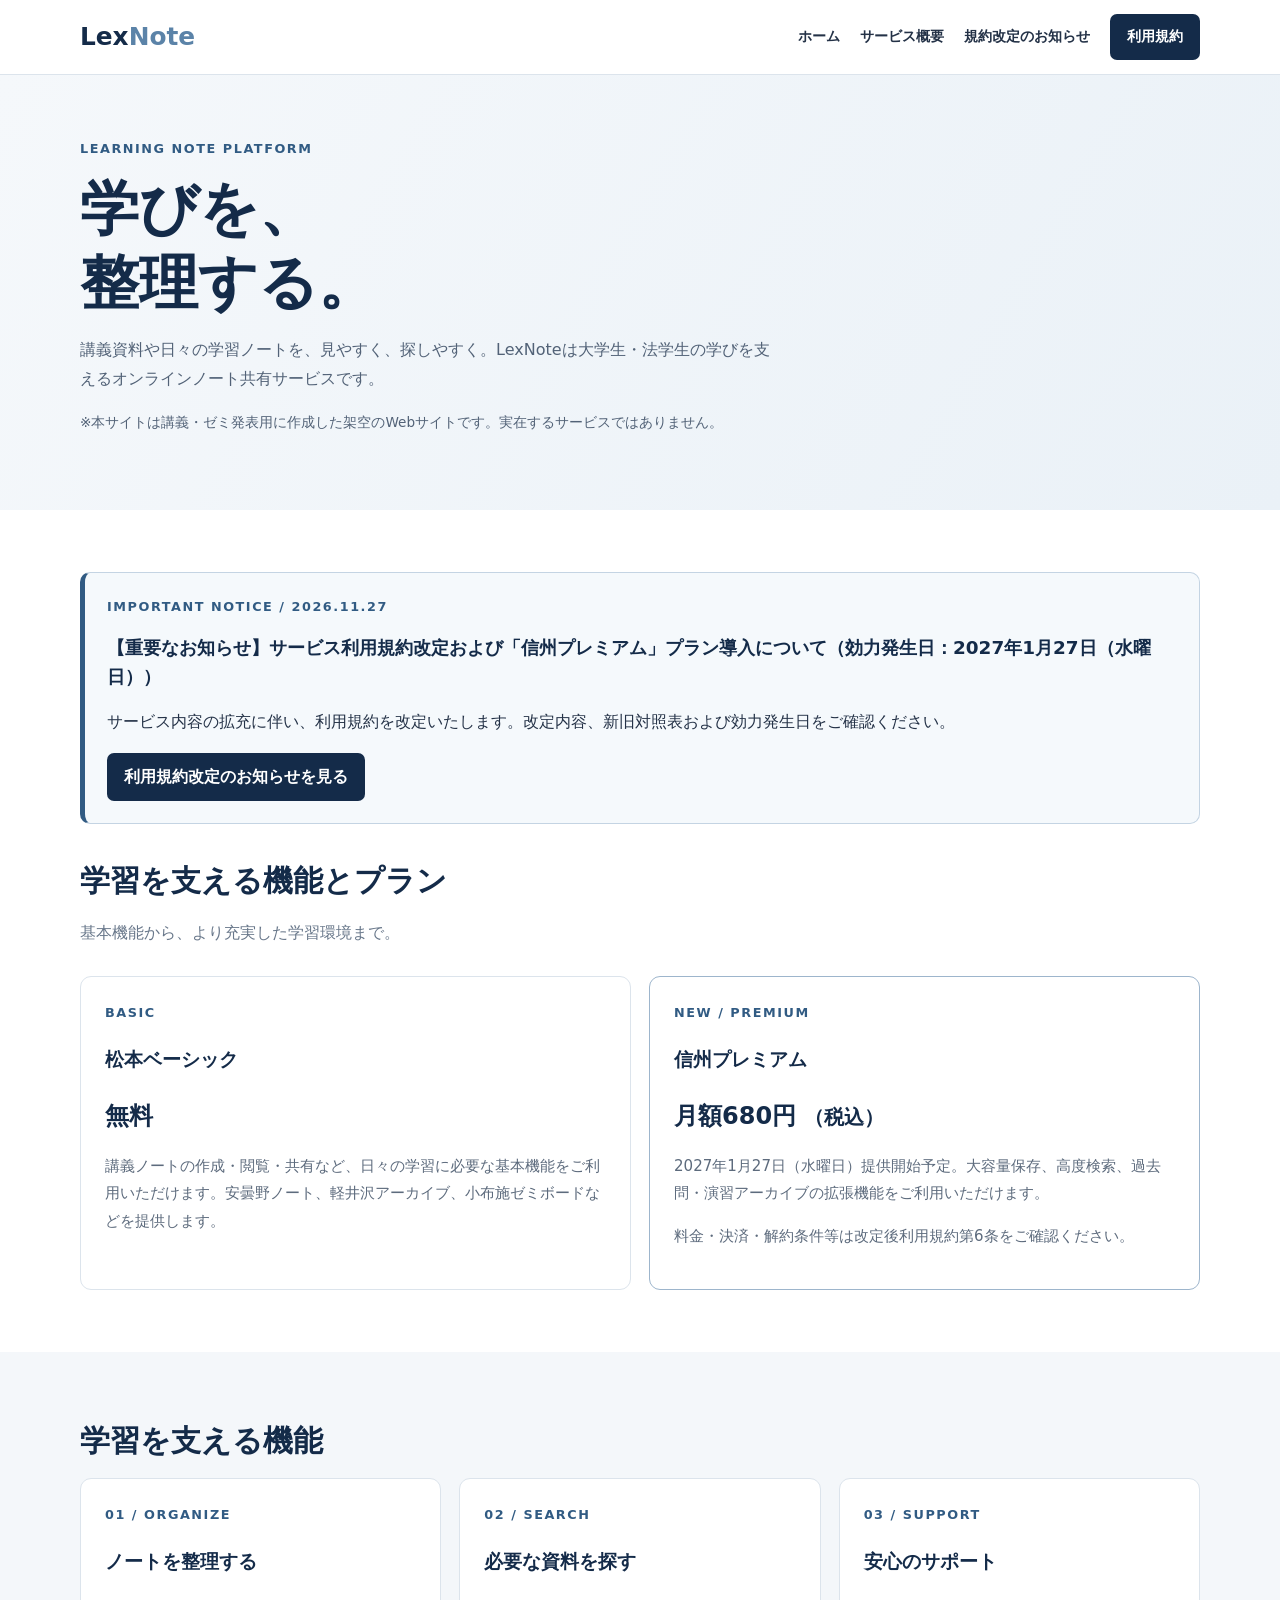
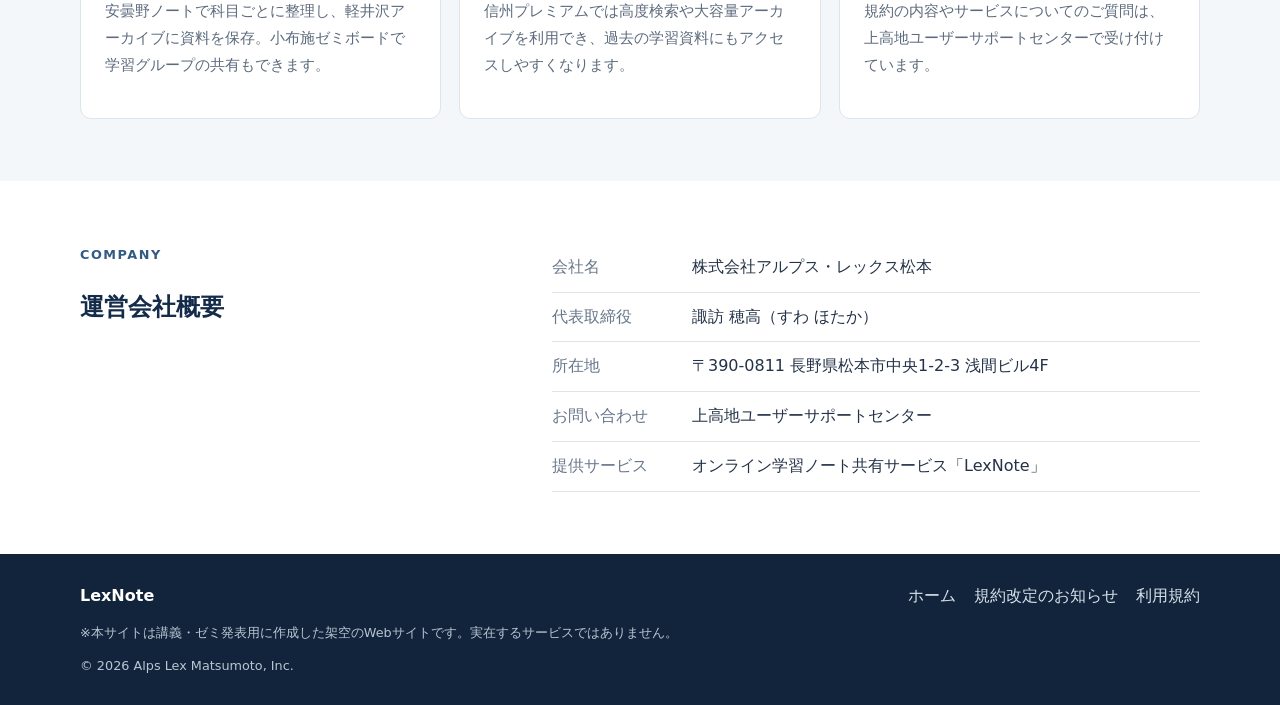
<file: index.html>
<!doctype html><html lang="ja"><head><meta charset="utf-8"><meta name="viewport" content="width=device-width,initial-scale=1"><title>LexNote｜学びを、整理する。</title><link rel="stylesheet" href="./styles.css"></head><body><header class="site-header"><div class="container header-inner"><a class="brand" href="./index.html">Lex<span>Note</span></a><nav class="nav"><a href="./index.html">ホーム</a><a href="./index.html#service">サービス概要</a><a href="./revision.html">規約改定のお知らせ</a><a class="nav-cta" href="./terms.html">利用規約</a></nav></div></header><main>
<section class="hero"><div class="container"><div class="eyebrow">LEARNING NOTE PLATFORM</div><h1>学びを、<br>整理する。</h1><p>講義資料や日々の学習ノートを、見やすく、探しやすく。LexNoteは大学生・法学生の学びを支えるオンラインノート共有サービスです。</p><p class="notice">※本サイトは講義・ゼミ発表用に作成した架空のWebサイトです。実在するサービスではありません。</p></div></section>
<section class="section"><div class="container"><div class="announcement"><div class="eyebrow">IMPORTANT NOTICE / 2026.11.27</div><h2>【重要なお知らせ】サービス利用規約改定および「信州プレミアム」プラン導入について（効力発生日：2027年1月27日（水曜日））</h2><p>サービス内容の拡充に伴い、利用規約を改定いたします。改定内容、新旧対照表および効力発生日をご確認ください。</p><a class="button" href="./revision.html">利用規約改定のお知らせを見る</a></div>
<h2 class="section-heading" id="service">学習を支える機能とプラン</h2><p class="section-lead">基本機能から、より充実した学習環境まで。</p><div class="plans"><article class="plan"><div class="eyebrow">BASIC</div><h3>松本ベーシック</h3><div class="price">無料</div><p>講義ノートの作成・閲覧・共有など、日々の学習に必要な基本機能をご利用いただけます。安曇野ノート、軽井沢アーカイブ、小布施ゼミボードなどを提供します。</p></article><article class="plan featured"><div class="eyebrow">NEW / PREMIUM</div><h3>信州プレミアム</h3><div class="price">月額680円 <small>（税込）</small></div><p>2027年1月27日（水曜日）提供開始予定。大容量保存、高度検索、過去問・演習アーカイブの拡張機能をご利用いただけます。</p><p class="small">料金・決済・解約条件等は改定後利用規約第6条をご確認ください。</p></article></div></div></section>
<section class="section alt"><div class="container"><h2 class="section-heading">学習を支える機能</h2><div class="cards"><article class="card"><div class="eyebrow">01 / ORGANIZE</div><h3>ノートを整理する</h3><p>安曇野ノートで科目ごとに整理し、軽井沢アーカイブに資料を保存。小布施ゼミボードで学習グループの共有もできます。</p></article><article class="card"><div class="eyebrow">02 / SEARCH</div><h3>必要な資料を探す</h3><p>信州プレミアムでは高度検索や大容量アーカイブを利用でき、過去の学習資料にもアクセスしやすくなります。</p></article><article class="card"><div class="eyebrow">03 / SUPPORT</div><h3>安心のサポート</h3><p>規約の内容やサービスについてのご質問は、上高地ユーザーサポートセンターで受け付けています。</p></article></div></div></section>
<section class="section"><div class="container company"><div><div class="eyebrow">COMPANY</div><h2>運営会社概要</h2></div><dl><dt>会社名</dt><dd>株式会社アルプス・レックス松本</dd><dt>代表取締役</dt><dd>諏訪 穂高（すわ ほたか）</dd><dt>所在地</dt><dd>〒390-0811 長野県松本市中央1-2-3 浅間ビル4F</dd><dt>お問い合わせ</dt><dd>上高地ユーザーサポートセンター</dd><dt>提供サービス</dt><dd>オンライン学習ノート共有サービス「LexNote」</dd></dl></div></section></main><footer class="site-footer"><div class="container"><div class="footer-inner"><a class="footer-brand" href="./index.html">LexNote</a><div class="footer-links"><a href="./index.html">ホーム</a><a href="./revision.html">規約改定のお知らせ</a><a href="./terms.html">利用規約</a></div></div><div class="footer-note">※本サイトは講義・ゼミ発表用に作成した架空のWebサイトです。実在するサービスではありません。</div><div class="footer-note">© 2026 Alps Lex Matsumoto, Inc.</div></div></footer></body></html>
</file>
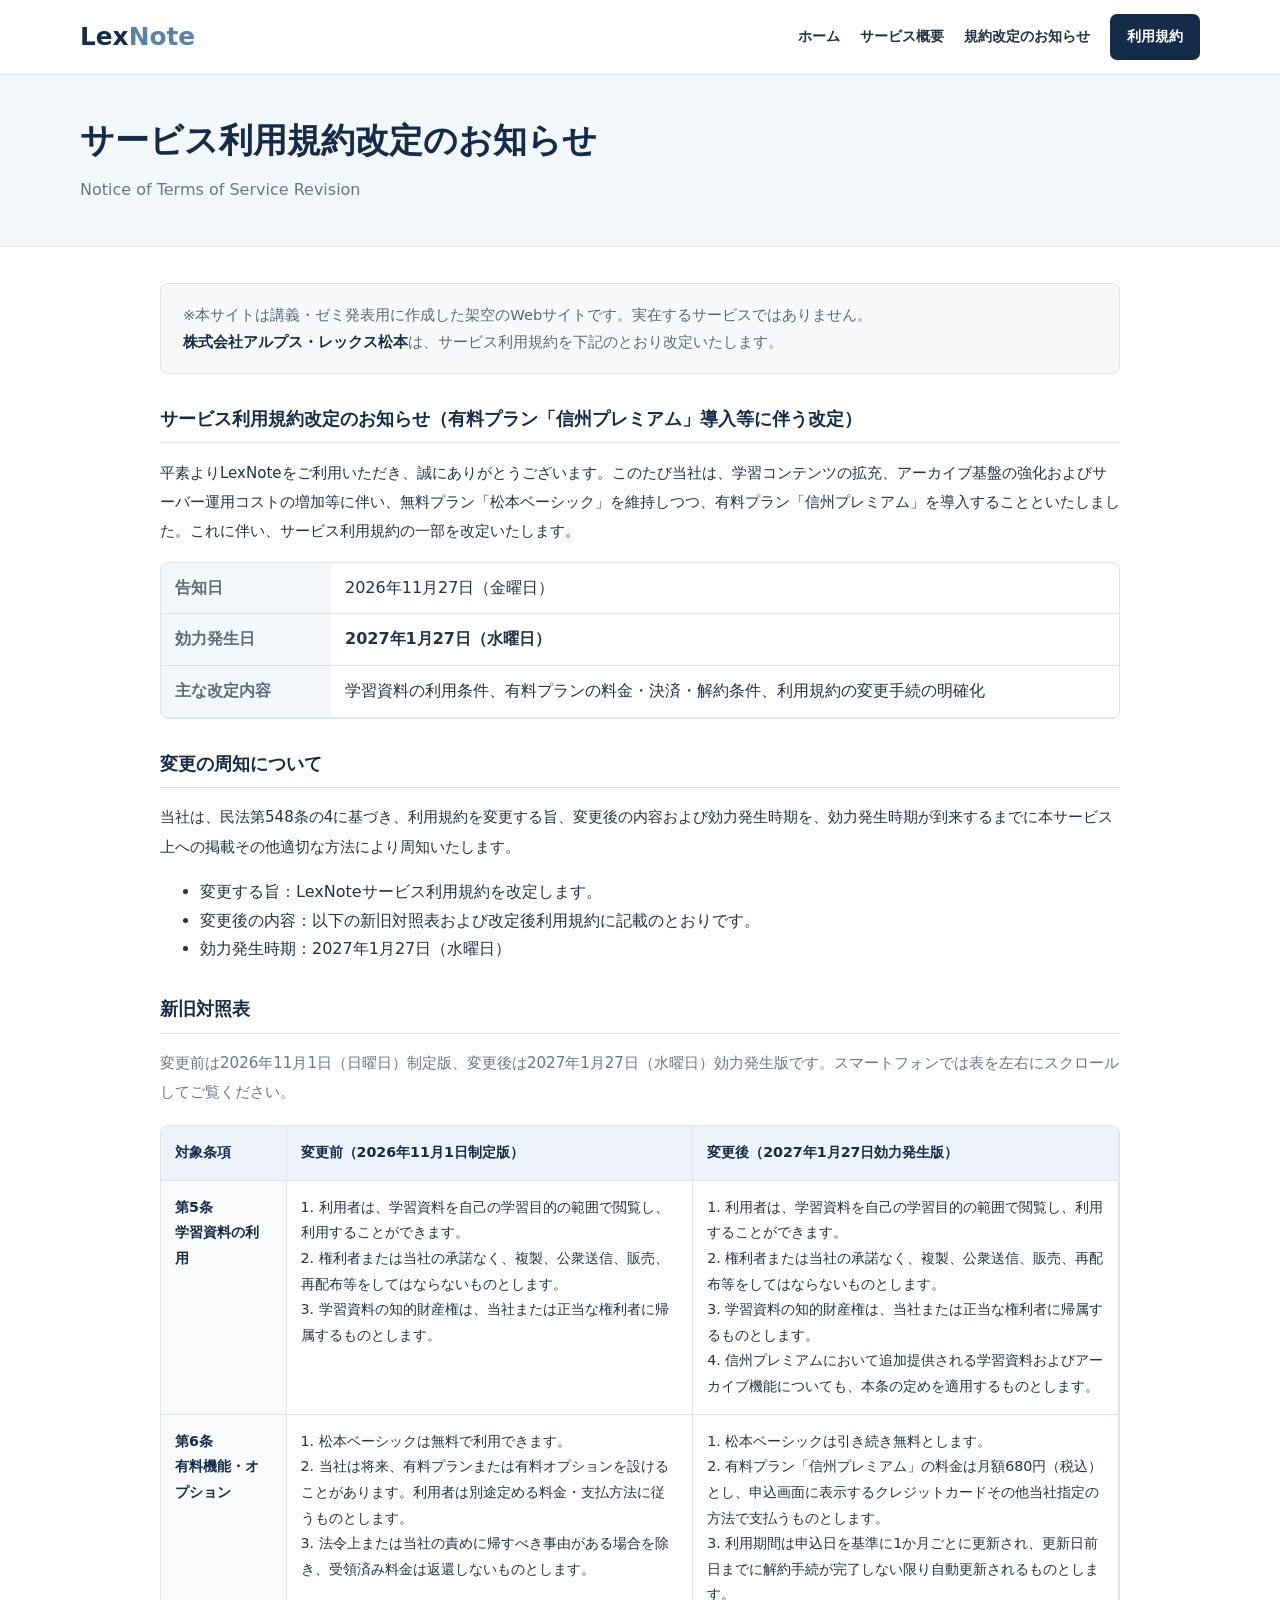
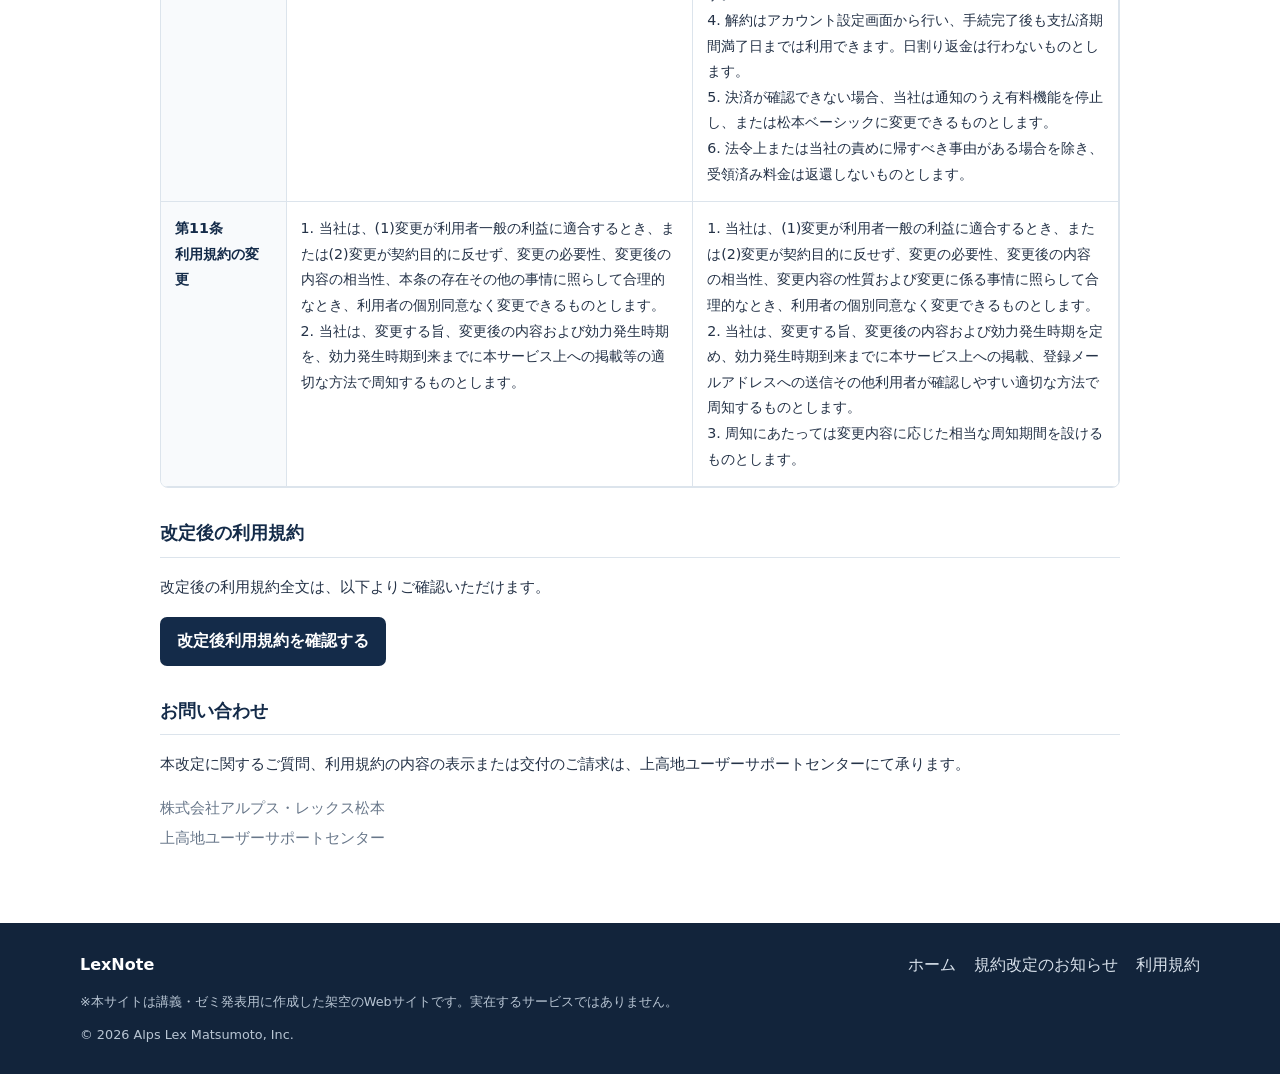
<file: revision.html>
<!doctype html><html lang="ja"><head><meta charset="utf-8"><meta name="viewport" content="width=device-width,initial-scale=1"><title>利用規約改定のお知らせ｜LexNote</title><link rel="stylesheet" href="./styles.css"></head><body><header class="site-header"><div class="container header-inner"><a class="brand" href="./index.html">Lex<span>Note</span></a><nav class="nav"><a href="./index.html">ホーム</a><a href="./index.html#service">サービス概要</a><a href="./revision.html">規約改定のお知らせ</a><a class="nav-cta" href="./terms.html">利用規約</a></nav></div></header><main><section class="page-hero"><div class="container"><h1>サービス利用規約改定のお知らせ</h1><p>Notice of Terms of Service Revision</p></div></section><div class="content-wrap"><div class="intro-box">※本サイトは講義・ゼミ発表用に作成した架空のWebサイトです。実在するサービスではありません。<br><strong>株式会社アルプス・レックス松本</strong>は、サービス利用規約を下記のとおり改定いたします。</div>
<h2>サービス利用規約改定のお知らせ（有料プラン「信州プレミアム」導入等に伴う改定）</h2><p>平素よりLexNoteをご利用いただき、誠にありがとうございます。このたび当社は、学習コンテンツの拡充、アーカイブ基盤の強化およびサーバー運用コストの増加等に伴い、無料プラン「松本ベーシック」を維持しつつ、有料プラン「信州プレミアム」を導入することといたしました。これに伴い、サービス利用規約の一部を改定いたします。</p>
<div class="keyfacts"><div class="label">告知日</div><div>2026年11月27日（金曜日）</div><div class="label">効力発生日</div><div><strong>2027年1月27日（水曜日）</strong></div><div class="label">主な改定内容</div><div>学習資料の利用条件、有料プランの料金・決済・解約条件、利用規約の変更手続の明確化</div></div>
<h2>変更の周知について</h2><p>当社は、民法第548条の4に基づき、利用規約を変更する旨、変更後の内容および効力発生時期を、効力発生時期が到来するまでに本サービス上への掲載その他適切な方法により周知いたします。</p><ul><li>変更する旨：LexNoteサービス利用規約を改定します。</li><li>変更後の内容：以下の新旧対照表および改定後利用規約に記載のとおりです。</li><li>効力発生時期：2027年1月27日（水曜日）</li></ul>
<h2>新旧対照表</h2><p class="small">変更前は2026年11月1日（日曜日）制定版、変更後は2027年1月27日（水曜日）効力発生版です。スマートフォンでは表を左右にスクロールしてご覧ください。</p>
<div class="table-scroll"><table class="comparison"><thead><tr><th>対象条項</th><th>変更前（2026年11月1日制定版）</th><th>変更後（2027年1月27日効力発生版）</th></tr></thead><tbody>
<tr><td class="article-col">第5条<br>学習資料の利用</td><td>1. 利用者は、学習資料を自己の学習目的の範囲で閲覧し、利用することができます。<br>2. 権利者または当社の承諾なく、複製、公衆送信、販売、再配布等をしてはならないものとします。<br>3. 学習資料の知的財産権は、当社または正当な権利者に帰属するものとします。</td><td>1. 利用者は、学習資料を自己の学習目的の範囲で閲覧し、利用することができます。<br>2. 権利者または当社の承諾なく、複製、公衆送信、販売、再配布等をしてはならないものとします。<br>3. 学習資料の知的財産権は、当社または正当な権利者に帰属するものとします。<br>4. 信州プレミアムにおいて追加提供される学習資料およびアーカイブ機能についても、本条の定めを適用するものとします。</td></tr>
<tr><td class="article-col">第6条<br>有料機能・オプション</td><td>1. 松本ベーシックは無料で利用できます。<br>2. 当社は将来、有料プランまたは有料オプションを設けることがあります。利用者は別途定める料金・支払方法に従うものとします。<br>3. 法令上または当社の責めに帰すべき事由がある場合を除き、受領済み料金は返還しないものとします。</td><td>1. 松本ベーシックは引き続き無料とします。<br>2. 有料プラン「信州プレミアム」の料金は月額680円（税込）とし、申込画面に表示するクレジットカードその他当社指定の方法で支払うものとします。<br>3. 利用期間は申込日を基準に1か月ごとに更新され、更新日前日までに解約手続が完了しない限り自動更新されるものとします。<br>4. 解約はアカウント設定画面から行い、手続完了後も支払済期間満了日までは利用できます。日割り返金は行わないものとします。<br>5. 決済が確認できない場合、当社は通知のうえ有料機能を停止し、または松本ベーシックに変更できるものとします。<br>6. 法令上または当社の責めに帰すべき事由がある場合を除き、受領済み料金は返還しないものとします。</td></tr>
<tr><td class="article-col">第11条<br>利用規約の変更</td><td>1. 当社は、(1)変更が利用者一般の利益に適合するとき、または(2)変更が契約目的に反せず、変更の必要性、変更後の内容の相当性、本条の存在その他の事情に照らして合理的なとき、利用者の個別同意なく変更できるものとします。<br>2. 当社は、変更する旨、変更後の内容および効力発生時期を、効力発生時期到来までに本サービス上への掲載等の適切な方法で周知するものとします。</td><td>1. 当社は、(1)変更が利用者一般の利益に適合するとき、または(2)変更が契約目的に反せず、変更の必要性、変更後の内容の相当性、変更内容の性質および変更に係る事情に照らして合理的なとき、利用者の個別同意なく変更できるものとします。<br>2. 当社は、変更する旨、変更後の内容および効力発生時期を定め、効力発生時期到来までに本サービス上への掲載、登録メールアドレスへの送信その他利用者が確認しやすい適切な方法で周知するものとします。<br>3. 周知にあたっては変更内容に応じた相当な周知期間を設けるものとします。</td></tr>
</tbody></table></div>
<h2>改定後の利用規約</h2><p>改定後の利用規約全文は、以下よりご確認いただけます。</p><a class="button" href="./terms.html">改定後利用規約を確認する</a>
<h2>お問い合わせ</h2><p>本改定に関するご質問、利用規約の内容の表示または交付のご請求は、上高地ユーザーサポートセンターにて承ります。</p><p class="small">株式会社アルプス・レックス松本<br>上高地ユーザーサポートセンター</p></div></main><footer class="site-footer"><div class="container"><div class="footer-inner"><a class="footer-brand" href="./index.html">LexNote</a><div class="footer-links"><a href="./index.html">ホーム</a><a href="./revision.html">規約改定のお知らせ</a><a href="./terms.html">利用規約</a></div></div><div class="footer-note">※本サイトは講義・ゼミ発表用に作成した架空のWebサイトです。実在するサービスではありません。</div><div class="footer-note">© 2026 Alps Lex Matsumoto, Inc.</div></div></footer></body></html>
</file>
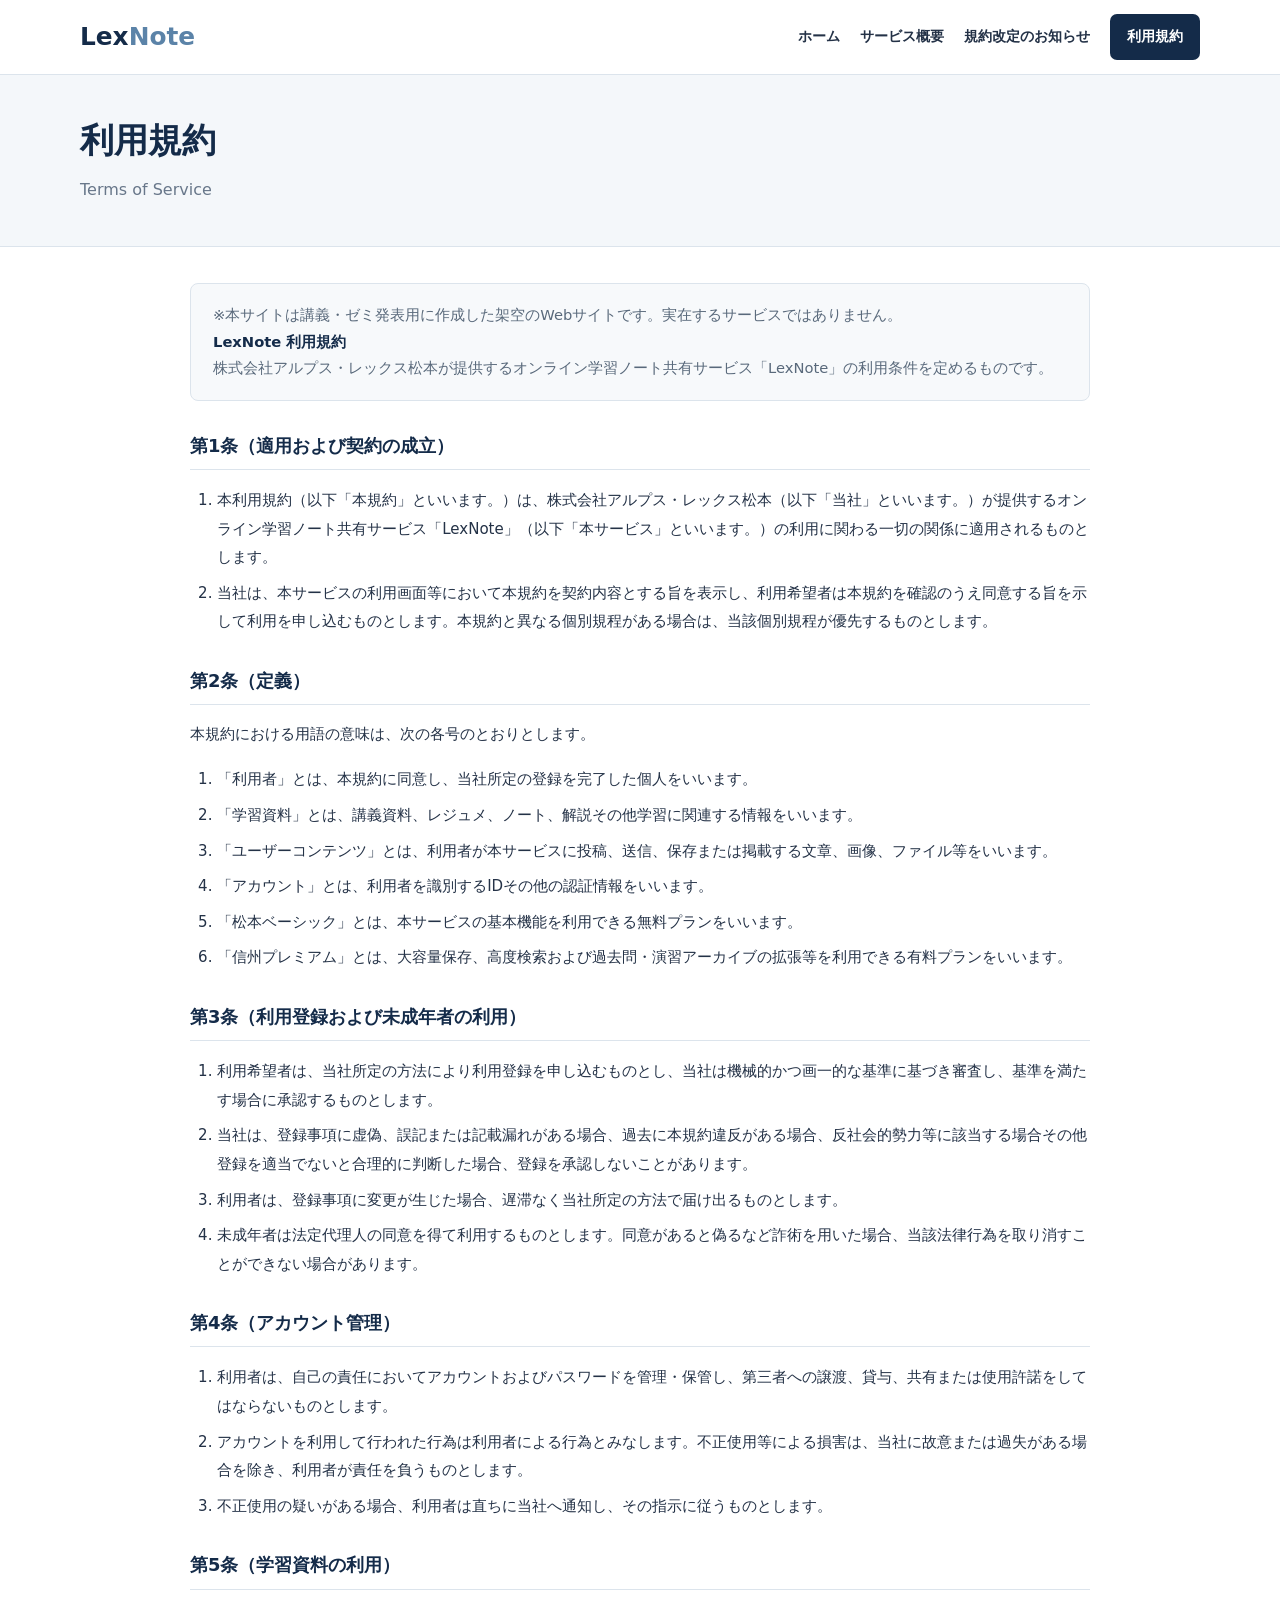
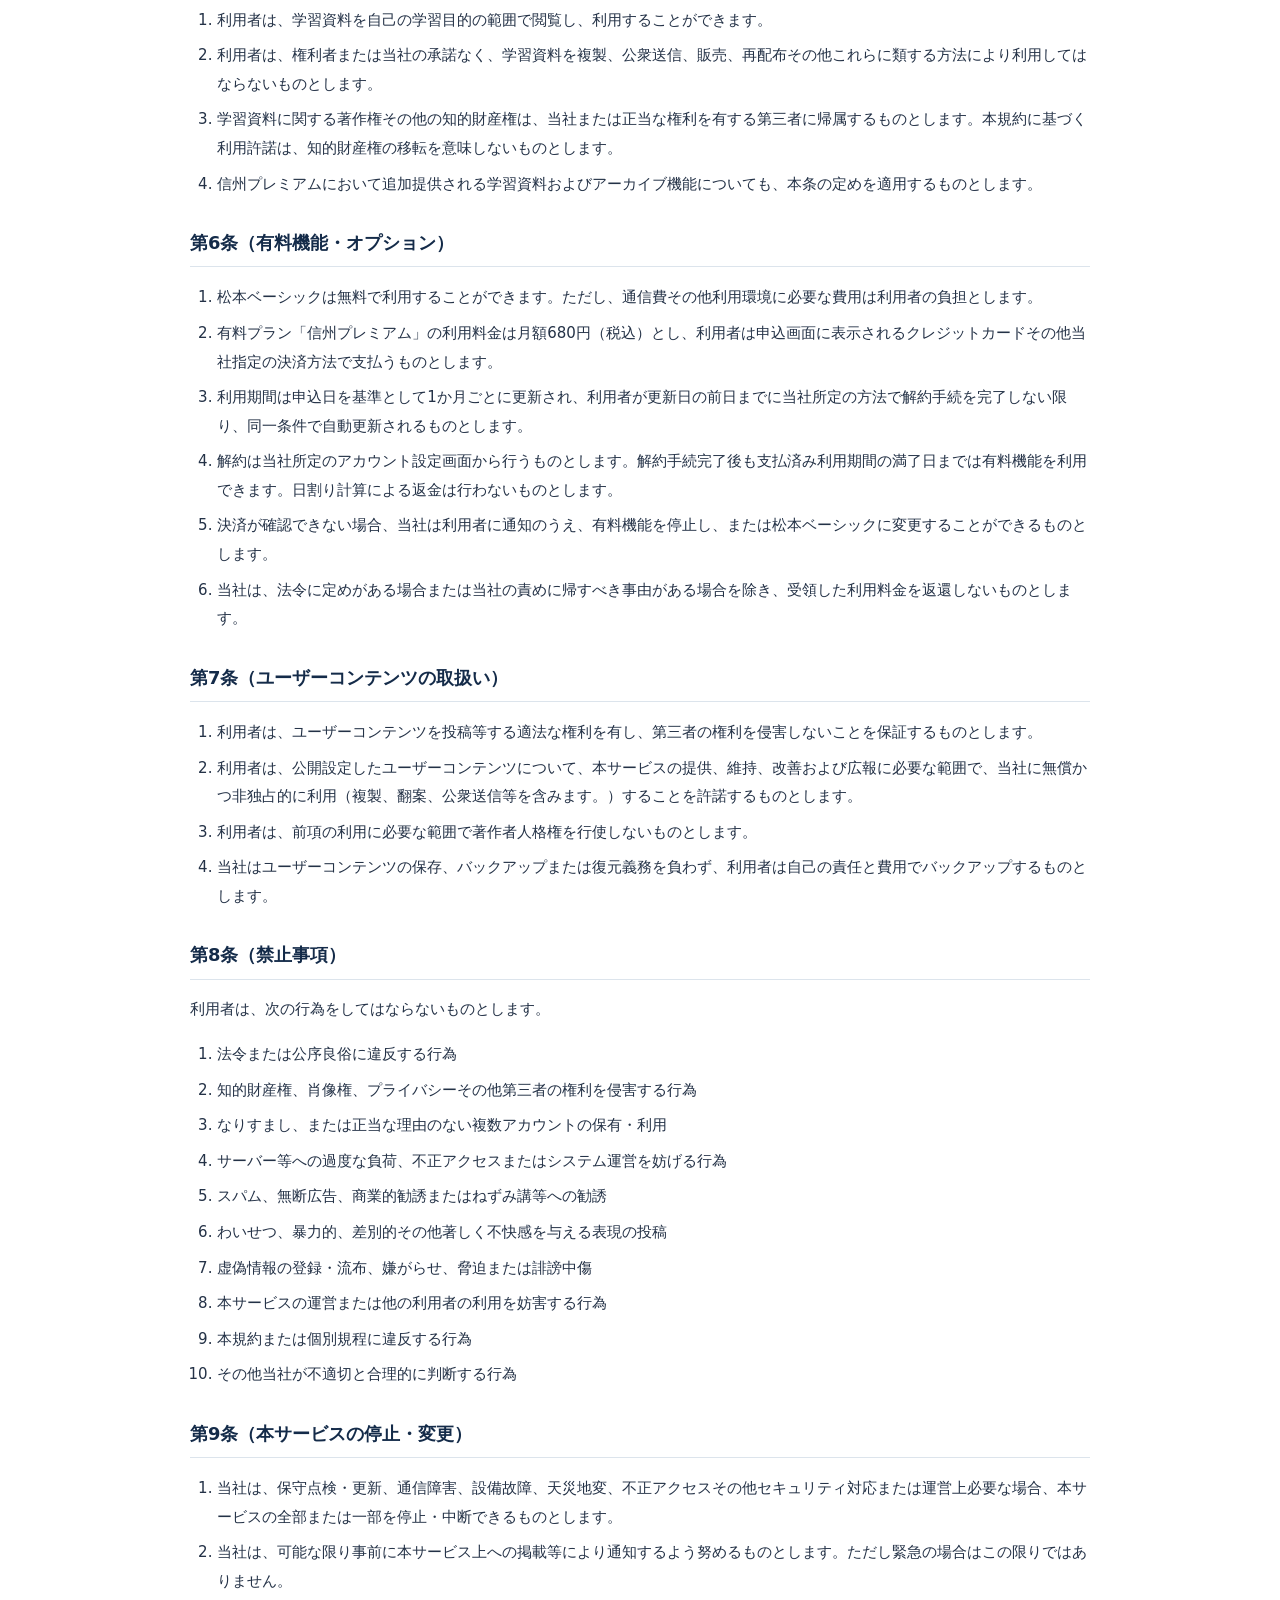
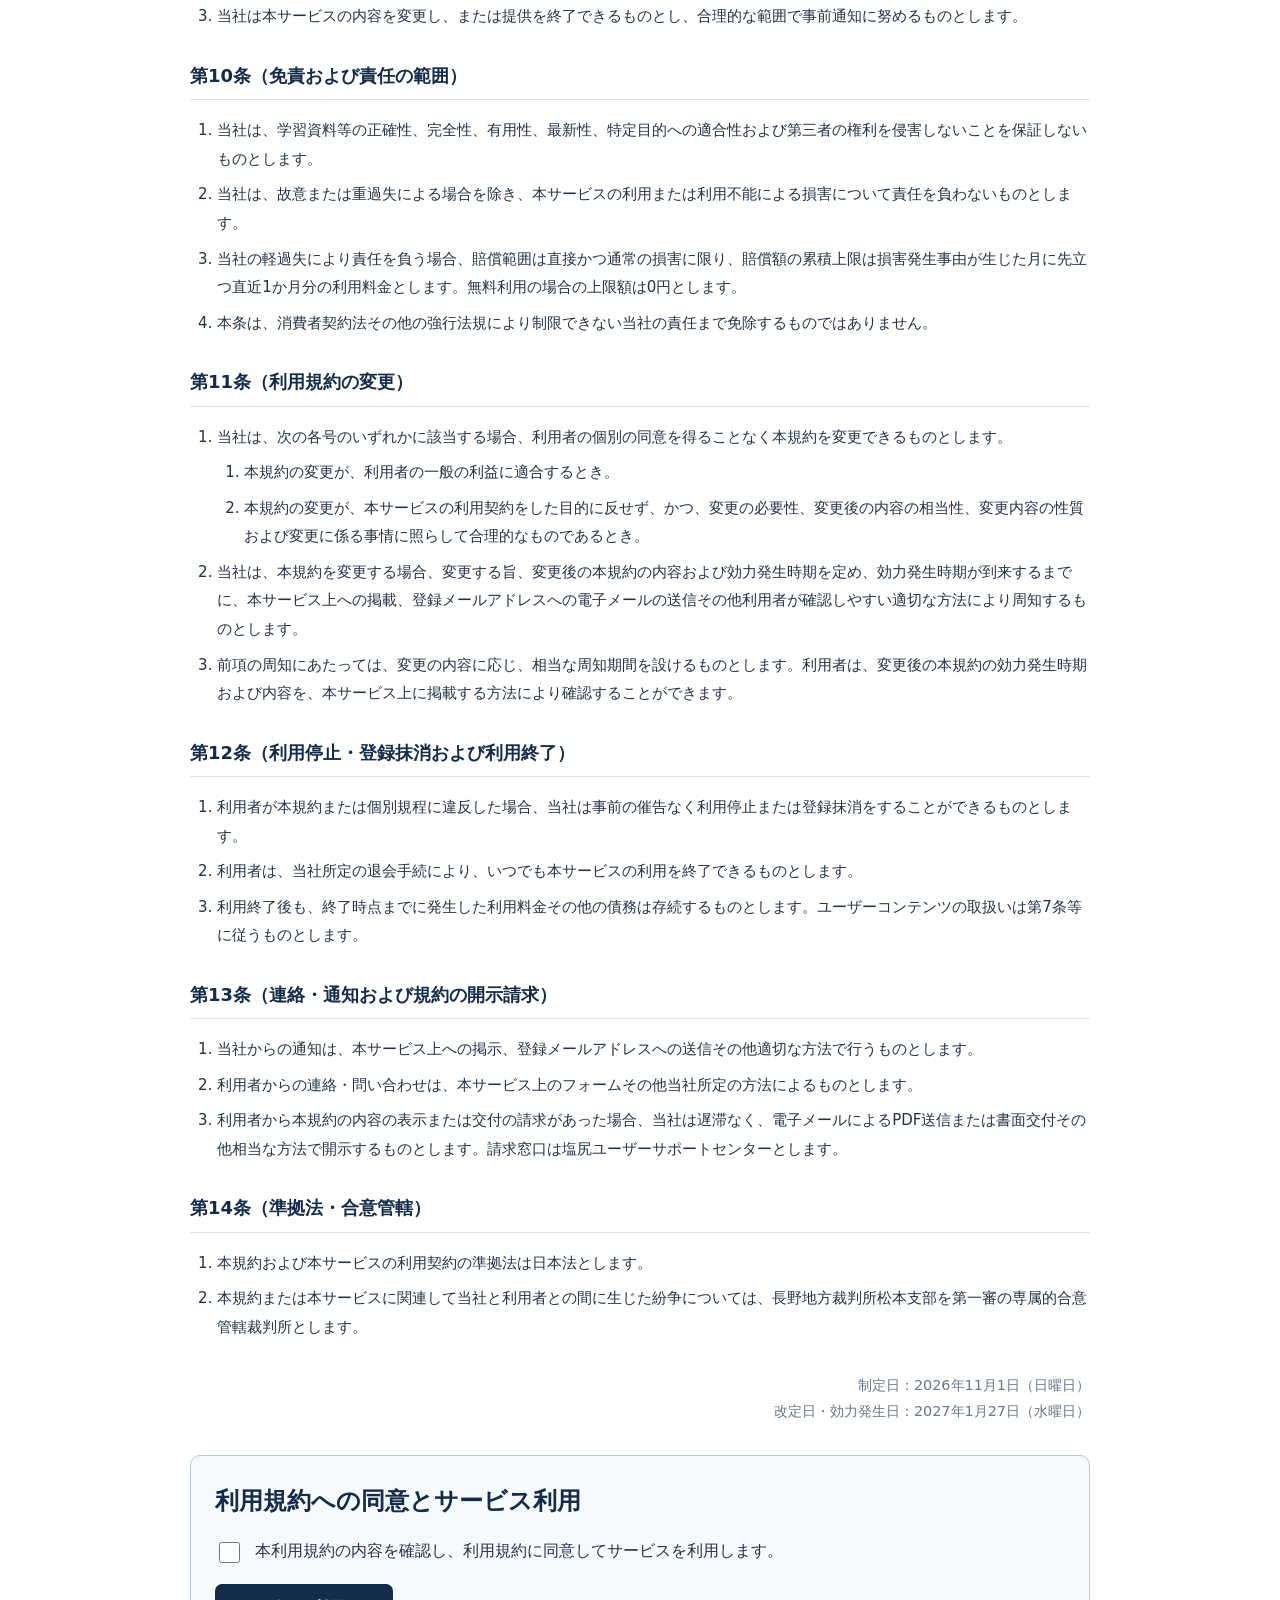
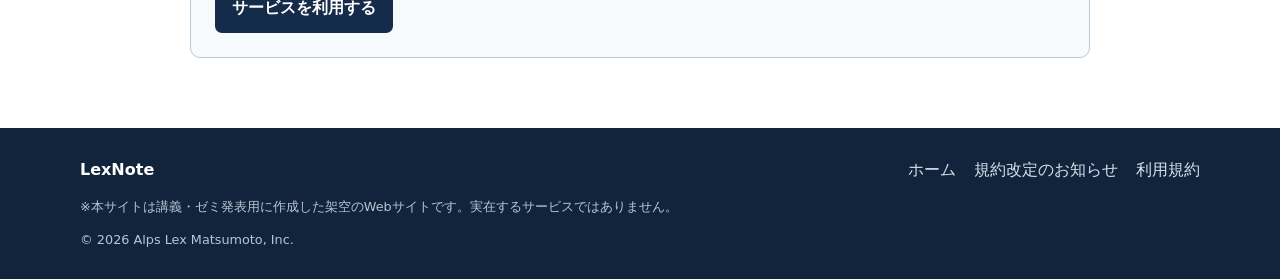
<file: terms.html>
<!doctype html><html lang="ja"><head><meta charset="utf-8"><meta name="viewport" content="width=device-width,initial-scale=1"><title>利用規約｜LexNote</title><link rel="stylesheet" href="./styles.css"></head><body><header class="site-header"><div class="container header-inner"><a class="brand" href="./index.html">Lex<span>Note</span></a><nav class="nav"><a href="./index.html">ホーム</a><a href="./index.html#service">サービス概要</a><a href="./revision.html">規約改定のお知らせ</a><a class="nav-cta" href="./terms.html">利用規約</a></nav></div></header><main><section class="page-hero"><div class="container"><h1>利用規約</h1><p>Terms of Service</p></div></section><div class="terms-wrap"><div class="intro-box">※本サイトは講義・ゼミ発表用に作成した架空のWebサイトです。実在するサービスではありません。<br><strong>LexNote 利用規約</strong><br>株式会社アルプス・レックス松本が提供するオンライン学習ノート共有サービス「LexNote」の利用条件を定めるものです。</div><article class="terms-article">
<h2>第1条（適用および契約の成立）</h2><ol><li>本利用規約（以下「本規約」といいます。）は、株式会社アルプス・レックス松本（以下「当社」といいます。）が提供するオンライン学習ノート共有サービス「LexNote」（以下「本サービス」といいます。）の利用に関わる一切の関係に適用されるものとします。</li><li>当社は、本サービスの利用画面等において本規約を契約内容とする旨を表示し、利用希望者は本規約を確認のうえ同意する旨を示して利用を申し込むものとします。本規約と異なる個別規程がある場合は、当該個別規程が優先するものとします。</li></ol>
<h2>第2条（定義）</h2><p>本規約における用語の意味は、次の各号のとおりとします。</p><ol><li>「利用者」とは、本規約に同意し、当社所定の登録を完了した個人をいいます。</li><li>「学習資料」とは、講義資料、レジュメ、ノート、解説その他学習に関連する情報をいいます。</li><li>「ユーザーコンテンツ」とは、利用者が本サービスに投稿、送信、保存または掲載する文章、画像、ファイル等をいいます。</li><li>「アカウント」とは、利用者を識別するIDその他の認証情報をいいます。</li><li>「松本ベーシック」とは、本サービスの基本機能を利用できる無料プランをいいます。</li><li>「信州プレミアム」とは、大容量保存、高度検索および過去問・演習アーカイブの拡張等を利用できる有料プランをいいます。</li></ol>
<h2>第3条（利用登録および未成年者の利用）</h2><ol><li>利用希望者は、当社所定の方法により利用登録を申し込むものとし、当社は機械的かつ画一的な基準に基づき審査し、基準を満たす場合に承認するものとします。</li><li>当社は、登録事項に虚偽、誤記または記載漏れがある場合、過去に本規約違反がある場合、反社会的勢力等に該当する場合その他登録を適当でないと合理的に判断した場合、登録を承認しないことがあります。</li><li>利用者は、登録事項に変更が生じた場合、遅滞なく当社所定の方法で届け出るものとします。</li><li>未成年者は法定代理人の同意を得て利用するものとします。同意があると偽るなど詐術を用いた場合、当該法律行為を取り消すことができない場合があります。</li></ol>
<h2>第4条（アカウント管理）</h2><ol><li>利用者は、自己の責任においてアカウントおよびパスワードを管理・保管し、第三者への譲渡、貸与、共有または使用許諾をしてはならないものとします。</li><li>アカウントを利用して行われた行為は利用者による行為とみなします。不正使用等による損害は、当社に故意または過失がある場合を除き、利用者が責任を負うものとします。</li><li>不正使用の疑いがある場合、利用者は直ちに当社へ通知し、その指示に従うものとします。</li></ol>
<h2>第5条（学習資料の利用）</h2><ol><li>利用者は、学習資料を自己の学習目的の範囲で閲覧し、利用することができます。</li><li>利用者は、権利者または当社の承諾なく、学習資料を複製、公衆送信、販売、再配布その他これらに類する方法により利用してはならないものとします。</li><li>学習資料に関する著作権その他の知的財産権は、当社または正当な権利を有する第三者に帰属するものとします。本規約に基づく利用許諾は、知的財産権の移転を意味しないものとします。</li><li>信州プレミアムにおいて追加提供される学習資料およびアーカイブ機能についても、本条の定めを適用するものとします。</li></ol>
<h2>第6条（有料機能・オプション）</h2><ol><li>松本ベーシックは無料で利用することができます。ただし、通信費その他利用環境に必要な費用は利用者の負担とします。</li><li>有料プラン「信州プレミアム」の利用料金は月額680円（税込）とし、利用者は申込画面に表示されるクレジットカードその他当社指定の決済方法で支払うものとします。</li><li>利用期間は申込日を基準として1か月ごとに更新され、利用者が更新日の前日までに当社所定の方法で解約手続を完了しない限り、同一条件で自動更新されるものとします。</li><li>解約は当社所定のアカウント設定画面から行うものとします。解約手続完了後も支払済み利用期間の満了日までは有料機能を利用できます。日割り計算による返金は行わないものとします。</li><li>決済が確認できない場合、当社は利用者に通知のうえ、有料機能を停止し、または松本ベーシックに変更することができるものとします。</li><li>当社は、法令に定めがある場合または当社の責めに帰すべき事由がある場合を除き、受領した利用料金を返還しないものとします。</li></ol>
<h2>第7条（ユーザーコンテンツの取扱い）</h2><ol><li>利用者は、ユーザーコンテンツを投稿等する適法な権利を有し、第三者の権利を侵害しないことを保証するものとします。</li><li>利用者は、公開設定したユーザーコンテンツについて、本サービスの提供、維持、改善および広報に必要な範囲で、当社に無償かつ非独占的に利用（複製、翻案、公衆送信等を含みます。）することを許諾するものとします。</li><li>利用者は、前項の利用に必要な範囲で著作者人格権を行使しないものとします。</li><li>当社はユーザーコンテンツの保存、バックアップまたは復元義務を負わず、利用者は自己の責任と費用でバックアップするものとします。</li></ol>
<h2>第8条（禁止事項）</h2><p>利用者は、次の行為をしてはならないものとします。</p><ol><li>法令または公序良俗に違反する行為</li><li>知的財産権、肖像権、プライバシーその他第三者の権利を侵害する行為</li><li>なりすまし、または正当な理由のない複数アカウントの保有・利用</li><li>サーバー等への過度な負荷、不正アクセスまたはシステム運営を妨げる行為</li><li>スパム、無断広告、商業的勧誘またはねずみ講等への勧誘</li><li>わいせつ、暴力的、差別的その他著しく不快感を与える表現の投稿</li><li>虚偽情報の登録・流布、嫌がらせ、脅迫または誹謗中傷</li><li>本サービスの運営または他の利用者の利用を妨害する行為</li><li>本規約または個別規程に違反する行為</li><li>その他当社が不適切と合理的に判断する行為</li></ol>
<h2>第9条（本サービスの停止・変更）</h2><ol><li>当社は、保守点検・更新、通信障害、設備故障、天災地変、不正アクセスその他セキュリティ対応または運営上必要な場合、本サービスの全部または一部を停止・中断できるものとします。</li><li>当社は、可能な限り事前に本サービス上への掲載等により通知するよう努めるものとします。ただし緊急の場合はこの限りではありません。</li><li>当社は本サービスの内容を変更し、または提供を終了できるものとし、合理的な範囲で事前通知に努めるものとします。</li></ol>
<h2>第10条（免責および責任の範囲）</h2><ol><li>当社は、学習資料等の正確性、完全性、有用性、最新性、特定目的への適合性および第三者の権利を侵害しないことを保証しないものとします。</li><li>当社は、故意または重過失による場合を除き、本サービスの利用または利用不能による損害について責任を負わないものとします。</li><li>当社の軽過失により責任を負う場合、賠償範囲は直接かつ通常の損害に限り、賠償額の累積上限は損害発生事由が生じた月に先立つ直近1か月分の利用料金とします。無料利用の場合の上限額は0円とします。</li><li>本条は、消費者契約法その他の強行法規により制限できない当社の責任まで免除するものではありません。</li></ol>
<h2>第11条（利用規約の変更）</h2><ol><li>当社は、次の各号のいずれかに該当する場合、利用者の個別の同意を得ることなく本規約を変更できるものとします。<ol><li>本規約の変更が、利用者の一般の利益に適合するとき。</li><li>本規約の変更が、本サービスの利用契約をした目的に反せず、かつ、変更の必要性、変更後の内容の相当性、変更内容の性質および変更に係る事情に照らして合理的なものであるとき。</li></ol></li><li>当社は、本規約を変更する場合、変更する旨、変更後の本規約の内容および効力発生時期を定め、効力発生時期が到来するまでに、本サービス上への掲載、登録メールアドレスへの電子メールの送信その他利用者が確認しやすい適切な方法により周知するものとします。</li><li>前項の周知にあたっては、変更の内容に応じ、相当な周知期間を設けるものとします。利用者は、変更後の本規約の効力発生時期および内容を、本サービス上に掲載する方法により確認することができます。</li></ol>
<h2>第12条（利用停止・登録抹消および利用終了）</h2><ol><li>利用者が本規約または個別規程に違反した場合、当社は事前の催告なく利用停止または登録抹消をすることができるものとします。</li><li>利用者は、当社所定の退会手続により、いつでも本サービスの利用を終了できるものとします。</li><li>利用終了後も、終了時点までに発生した利用料金その他の債務は存続するものとします。ユーザーコンテンツの取扱いは第7条等に従うものとします。</li></ol>
<h2>第13条（連絡・通知および規約の開示請求）</h2><ol><li>当社からの通知は、本サービス上への掲示、登録メールアドレスへの送信その他適切な方法で行うものとします。</li><li>利用者からの連絡・問い合わせは、本サービス上のフォームその他当社所定の方法によるものとします。</li><li>利用者から本規約の内容の表示または交付の請求があった場合、当社は遅滞なく、電子メールによるPDF送信または書面交付その他相当な方法で開示するものとします。請求窓口は塩尻ユーザーサポートセンターとします。</li></ol>
<h2>第14条（準拠法・合意管轄）</h2><ol><li>本規約および本サービスの利用契約の準拠法は日本法とします。</li><li>本規約または本サービスに関連して当社と利用者との間に生じた紛争については、長野地方裁判所松本支部を第一審の専属的合意管轄裁判所とします。</li></ol>
<div class="article-date">制定日：2026年11月1日（日曜日）<br>改定日・効力発生日：2027年1月27日（水曜日）</div></article><section class="agreement"><h2>利用規約への同意とサービス利用</h2><div class="agree-row"><input type="checkbox" id="termsAgree"><label for="termsAgree">本利用規約の内容を確認し、利用規約に同意してサービスを利用します。</label></div><button class="button" id="startService" type="button">サービスを利用する</button><p class="feedback" id="agreementFeedback" role="status" aria-live="polite"></p></section></div></main><footer class="site-footer"><div class="container"><div class="footer-inner"><a class="footer-brand" href="./index.html">LexNote</a><div class="footer-links"><a href="./index.html">ホーム</a><a href="./revision.html">規約改定のお知らせ</a><a href="./terms.html">利用規約</a></div></div><div class="footer-note">※本サイトは講義・ゼミ発表用に作成した架空のWebサイトです。実在するサービスではありません。</div><div class="footer-note">© 2026 Alps Lex Matsumoto, Inc.</div></div></footer><script src="./script.js"></script></body></html>
</file>
<file: styles.css>
:root{--navy:#142b49;--blue:#315b83;--ink:#243247;--muted:#68778a;--line:#dce4ec;--soft:#f4f7fa}
*{box-sizing:border-box}body{margin:0;color:var(--ink);font-family:system-ui,-apple-system,"Yu Gothic",Meiryo,sans-serif;line-height:1.8}a{color:inherit;text-decoration:none}a:hover{color:#426e9a}.container{width:min(1120px,calc(100% - 40px));margin:auto}.site-header{border-bottom:1px solid var(--line);background:white}.header-inner{min-height:74px;display:flex;align-items:center;justify-content:space-between;gap:20px}.brand{font-size:1.55rem;font-weight:800;color:var(--navy)}.brand span{color:#5b83a8}.nav{display:flex;gap:20px;align-items:center;font-size:.9rem;font-weight:650}.nav-cta,.button{background:var(--navy);color:white!important;border-radius:7px;padding:10px 17px;display:inline-flex;align-items:center;justify-content:center;min-height:44px;border:0;cursor:pointer;font:inherit;font-weight:700}.hero{background:linear-gradient(120deg,#f5f8fb,#eaf1f7);padding:62px 0}.eyebrow{font-size:.8rem;letter-spacing:.12em;font-weight:800;color:var(--blue)}h1,h2,h3{color:var(--navy)}.hero h1{font-size:clamp(2.2rem,5vw,3.7rem);line-height:1.25;margin:12px 0}.hero p{max-width:700px;color:#526277}.notice,.small{font-size:.85rem;color:var(--muted)}.section{padding:62px 0}.alt{background:var(--soft)}.section-heading{font-size:1.9rem;margin:0 0 10px}.section-lead{color:var(--muted);margin:0 0 28px}.cards,.plans{display:grid;grid-template-columns:repeat(3,1fr);gap:18px}.card,.plan{border:1px solid var(--line);border-radius:11px;padding:24px;background:#fff}.card p,.plan p{color:#5d6b7d;font-size:.94rem}.plans{grid-template-columns:1fr 1fr}.plan.featured{border-color:#9db5cc}.price{font-size:1.5rem;font-weight:800;color:var(--navy)}.company{display:grid;grid-template-columns:.8fr 1.2fr;gap:40px}.company dl{display:grid;grid-template-columns:140px 1fr;margin:0}.company dt,.company dd{padding:10px 0;border-bottom:1px solid var(--line);margin:0}.company dt{color:var(--muted)}.site-footer{background:#12243b;color:#d8e1eb;padding:28px 0}.footer-inner{display:flex;justify-content:space-between;gap:18px}.footer-brand{font-weight:800;color:white}.footer-links{display:flex;gap:18px}.footer-note{font-size:.8rem;color:#b8c5d3;margin-top:10px}.announcement{border:1px solid #c4d4e3;border-left:5px solid var(--blue);border-radius:10px;padding:22px;background:#f5f9fc;margin-bottom:30px}.announcement h2{font-size:1.15rem;line-height:1.6}.page-hero{background:var(--soft);padding:36px 0;border-bottom:1px solid var(--line)}.page-hero h1{margin:0;font-size:clamp(1.6rem,4vw,2.1rem)}.page-hero p{margin:5px 0;color:var(--muted)}.content-wrap,.terms-wrap{width:min(960px,calc(100% - 40px));margin:36px auto 70px}.terms-wrap{max-width:900px}.intro-box{background:#f7f9fb;border:1px solid var(--line);border-radius:8px;padding:18px 22px;color:#59697b;font-size:.92rem;margin-bottom:24px}.intro-box strong{color:var(--navy)}.content-wrap h2,.terms-article h2{font-size:1.12rem;margin:29px 0 9px;padding-bottom:7px;border-bottom:1px solid var(--line)}.content-wrap p,.terms-article p{font-size:.94rem;line-height:1.95}.keyfacts{display:grid;grid-template-columns:170px 1fr;border:1px solid var(--line);border-radius:8px;overflow:hidden}.keyfacts div{padding:11px 14px;border-bottom:1px solid var(--line)}.keyfacts .label{background:#f4f7fa;font-weight:700;color:#5c6c7e}.table-scroll{overflow-x:auto;border:1px solid var(--line);border-radius:8px;margin:18px 0;-webkit-overflow-scrolling:touch}.comparison{width:100%;min-width:760px;border-collapse:collapse;font-size:.89rem}.comparison th,.comparison td{padding:14px;border-right:1px solid var(--line);border-bottom:1px solid var(--line);vertical-align:top;text-align:left}.comparison th{background:#edf3f8;color:var(--navy)}.comparison .article-col{width:125px;background:#f8fafc;font-weight:800;color:var(--navy)}.comparison ol{padding-left:1.2rem}.terms-article ol{padding-left:1.7rem}.terms-article li{font-size:.94rem;line-height:1.9;margin:7px 0}.article-date{text-align:right;color:var(--muted);font-size:.9rem;margin-top:32px}.agreement{margin-top:30px;padding:24px;border:1px solid #b9c9d8;border-radius:10px;background:#f7fafc}.agreement h2{margin:0 0 12px}.agree-row{display:flex;gap:12px;margin:14px 0 18px}.agree-row input{width:21px;height:21px;flex:0 0 21px;margin-top:5px;accent-color:var(--navy)}.feedback{display:none;padding:12px;border-radius:7px}.feedback.show{display:block}.error{background:#fff1ef;color:#9b3024}.success{background:#edf7f0;color:#23613a}
@media(max-width:760px){.container{width:calc(100% - 32px)}.header-inner{align-items:flex-start;flex-direction:column;padding:12px 0;gap:6px}.nav{width:100%;gap:6px;justify-content:space-between;flex-wrap:wrap;font-size:.79rem}.nav-cta{padding:7px 9px}.hero{padding:48px 0}.section{padding:48px 0}.cards,.plans{grid-template-columns:1fr}.company{grid-template-columns:1fr;gap:14px}.company dl{grid-template-columns:108px 1fr}.footer-inner{flex-direction:column}.footer-links{flex-wrap:wrap}.content-wrap,.terms-wrap{width:calc(100% - 32px);margin:25px auto 48px}.keyfacts{grid-template-columns:110px 1fr}.keyfacts div{padding:9px;font-size:.87rem}.agreement{padding:18px}.agreement .button{width:100%}}
</file>
